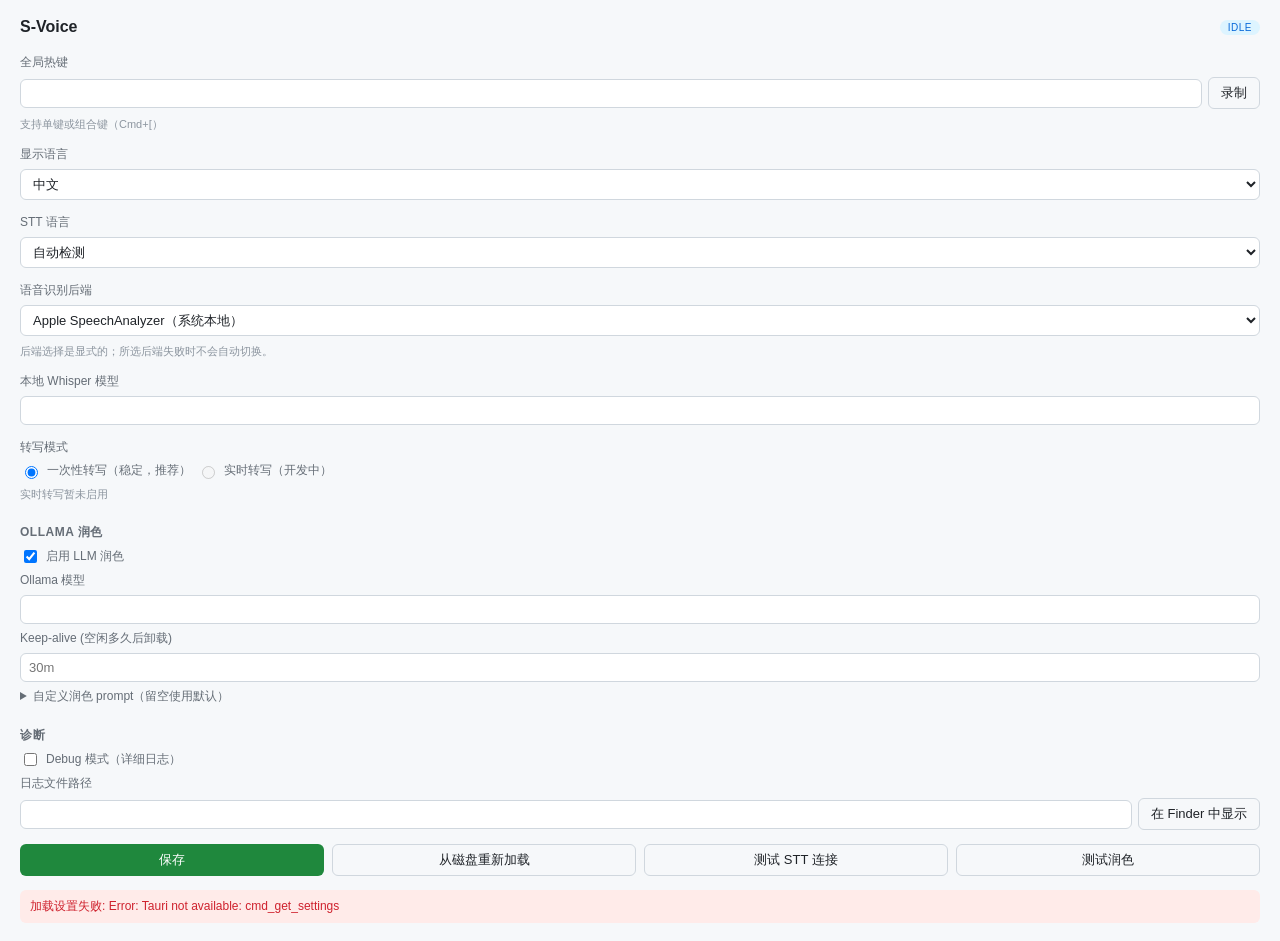
<file: ui/index.html>
<!DOCTYPE html>
<html lang="zh-CN">
<head>
  <meta charset="UTF-8">
  <meta name="viewport" content="width=device-width, initial-scale=1.0">
  <title>S-Voice — Settings</title>
  <link rel="stylesheet" href="styles.css">
</head>
<body>
  <div class="container">
    <header>
      <h1>S-Voice</h1>
      <span class="badge" id="state-badge">idle</span>
    </header>

    <section>
      <label id="hotkey-label">全局热键</label>
      <div class="row">
        <input type="text" id="hotkey" readonly>
        <button id="record-hotkey" class="btn-secondary">录制</button>
        <button id="clear-hotkey" class="btn-secondary" hidden>✕</button>
      </div>
      <p class="hint" id="hotkey-hint">支持单键或组合键（Cmd+[）</p>
    </section>

    <section>
      <label id="ui-language-label">显示语言</label>
      <select id="ui-language"><option value="zh">中文</option><option value="en">English</option></select>
    </section>

    <section>
      <label id="stt-language-label">STT 语言</label>
      <select id="language">
        <option id="auto-language" value="auto" selected>自动检测</option>
        <option value="zh">中文 (zh)</option>
        <option value="en">English (en)</option>
        <option value="ja">日本語 (ja)</option>
      </select>
    </section>

    <section>
      <label id="backend-label">语音识别后端</label>
      <select id="stt-backend">
        <option id="apple-option" value="apple_speech" selected>Apple SpeechAnalyzer（系统本地）</option>
        <option id="whisper-option" value="local_whisper">本地 Whisper（离线）</option>
      </select>
      <p class="hint" id="backend-hint">后端选择是显式的；所选后端失败时不会自动切换。</p>
    </section>

    <section>
      <label id="stt-model-label">本地 Whisper 模型</label>
      <input type="text" id="stt-model">
    </section>

    <section>
      <label id="mode-label">转写模式</label>
      <div class="row" id="streaming-mode">
        <label class="checkbox">
          <input type="radio" name="streaming" value="off" id="streaming-off" checked>
          <span id="once-label">一次性转写（稳定，推荐）</span>
        </label>
        <label class="checkbox" id="realtime-label-wrap">
          <input type="radio" name="streaming" value="on" id="streaming-on" disabled>
          <span id="realtime-label">实时转写（开发中）</span>
        </label>
      </div>
      <p class="hint" id="streaming-hint">实时转写暂未启用</p>
    </section>

    <section>
      <h2 id="polish-title">Ollama 润色</h2>
      <div class="row">
        <label class="checkbox">
          <input type="checkbox" id="polish-enabled" checked>
          <span id="polish-label">启用 LLM 润色</span>
        </label>
      </div>
      <label id="ollama-model-label">Ollama 模型</label>
      <input type="text" id="ollama-model">
      <label id="keepalive-label">Keep-alive (空闲多久后卸载)</label>
      <input type="text" id="ollama-keepalive" placeholder="30m">
      <details>
        <summary id="prompt-summary">自定义润色 prompt（留空使用默认）</summary>
        <textarea id="polish-prompt" rows="6"></textarea>
      </details>
    </section>

    <section>
      <h2 id="diagnostic-title">诊断</h2>
      <div class="row">
        <label class="checkbox">
          <input type="checkbox" id="debug">
          <span id="debug-label">Debug 模式（详细日志）</span>
        </label>
      </div>
      <label id="log-label">日志文件路径</label>
      <div class="row">
        <input type="text" id="log-path" readonly>
        <button id="open-log-dir" class="btn-secondary">在 Finder 中显示</button>
      </div>
    </section>

    <section class="actions">
      <button id="save" class="btn-primary">保存</button>
      <button id="reload" class="btn-secondary">从磁盘重新加载</button>
      <button id="test-stt" class="btn-secondary">测试 STT 连接</button>
      <button id="test-polish" class="btn-secondary">测试润色</button>
    </section>

    <section id="status" class="status" hidden></section>
  </div>

  <script src="tauri.js"></script>
  <script src="app.js"></script>
</body>
</html>
</file>
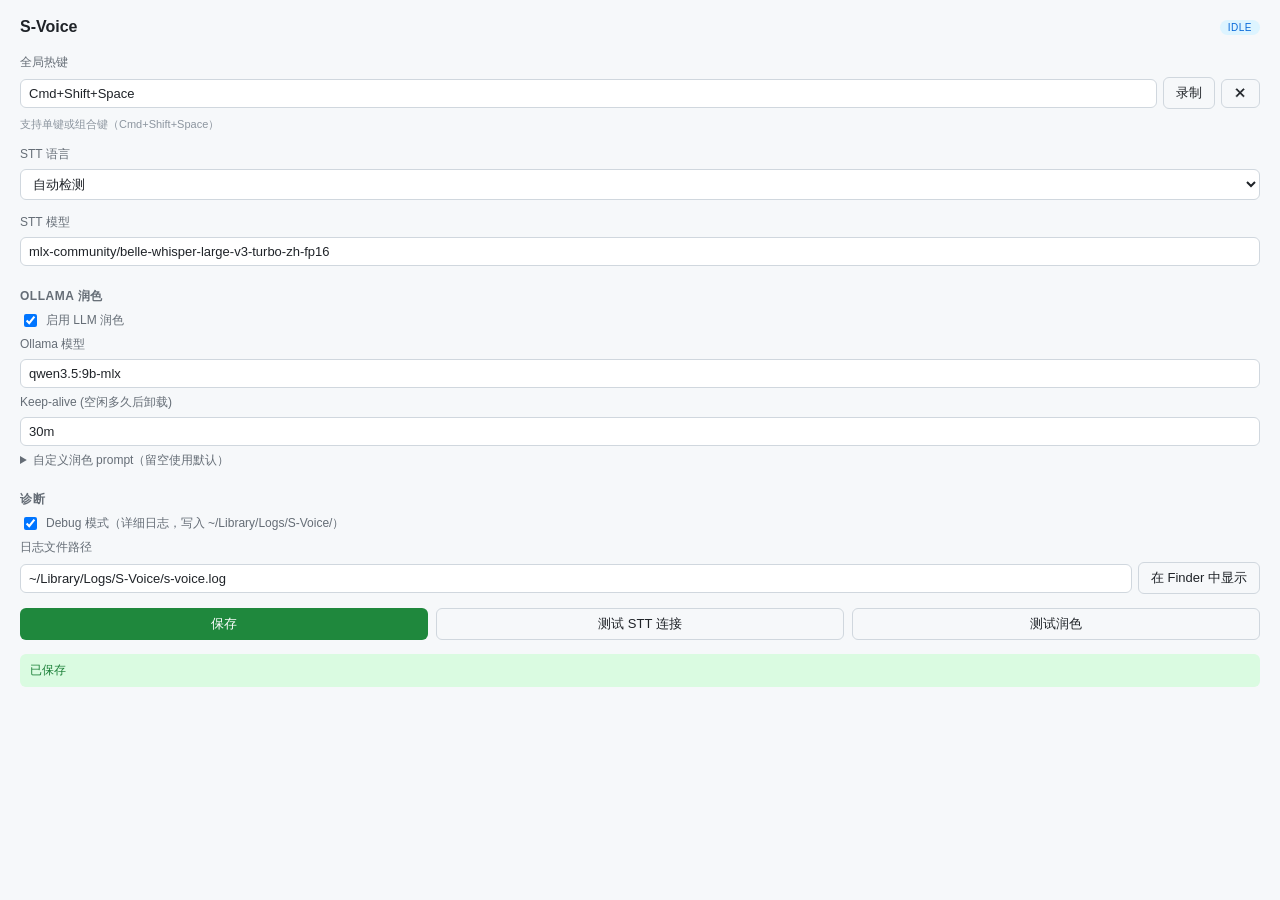
<file: mockups/settings-mock.html>
<!DOCTYPE html>
<html lang="zh-CN">
<head>
  <meta charset="UTF-8">
  <meta name="viewport" content="width=device-width, initial-scale=1.0">
  <title>S-Voice — Settings (Mockup)</title>
  <link rel="stylesheet" href="../ui/styles.css">
</head>
<body>
  <div class="container">
    <header>
      <h1>S-Voice</h1>
      <span class="badge" id="state-badge">idle</span>
    </header>

    <section>
      <label>全局热键</label>
      <div class="row">
        <input type="text" id="hotkey" value="Cmd+Shift+Space" readonly>
        <button id="record-hotkey" class="btn-secondary">录制</button>
        <button id="clear-hotkey" class="btn-secondary">✕</button>
      </div>
      <p class="hint">支持单键或组合键（Cmd+Shift+Space）</p>
    </section>

    <section>
      <label>STT 语言</label>
      <select id="language">
        <option value="auto" selected>自动检测</option>
        <option value="zh">中文 (zh)</option>
        <option value="en">English (en)</option>
        <option value="ja">日本語 (ja)</option>
      </select>
    </section>

    <section>
      <label>STT 模型</label>
      <input type="text" id="stt-model" value="mlx-community/belle-whisper-large-v3-turbo-zh-fp16">
    </section>

    <section>
      <h2>Ollama 润色</h2>
      <div class="row">
        <label class="checkbox">
          <input type="checkbox" id="polish-enabled" checked>
          <span>启用 LLM 润色</span>
        </label>
      </div>
      <label>Ollama 模型</label>
      <input type="text" id="ollama-model" value="qwen3.5:9b-mlx">
      <label>Keep-alive (空闲多久后卸载)</label>
      <input type="text" id="ollama-keepalive" value="30m">
      <details>
        <summary>自定义润色 prompt（留空使用默认）</summary>
        <textarea id="polish-prompt" rows="6"></textarea>
      </details>
    </section>

    <section>
      <h2>诊断</h2>
      <div class="row">
        <label class="checkbox">
          <input type="checkbox" id="debug" checked>
          <span>Debug 模式（详细日志，写入 ~/Library/Logs/S-Voice/）</span>
        </label>
      </div>
      <label>日志文件路径</label>
      <div class="row">
        <input type="text" id="log-path" value="~/Library/Logs/S-Voice/s-voice.log" readonly>
        <button id="open-log-dir" class="btn-secondary">在 Finder 中显示</button>
      </div>
    </section>

    <section class="actions">
      <button id="save" class="btn-primary">保存</button>
      <button id="test-stt" class="btn-secondary">测试 STT 连接</button>
      <button id="test-polish" class="btn-secondary">测试润色</button>
    </section>

    <section id="status" class="status success">已保存</section>
  </div>
</body>
</html>
</file>
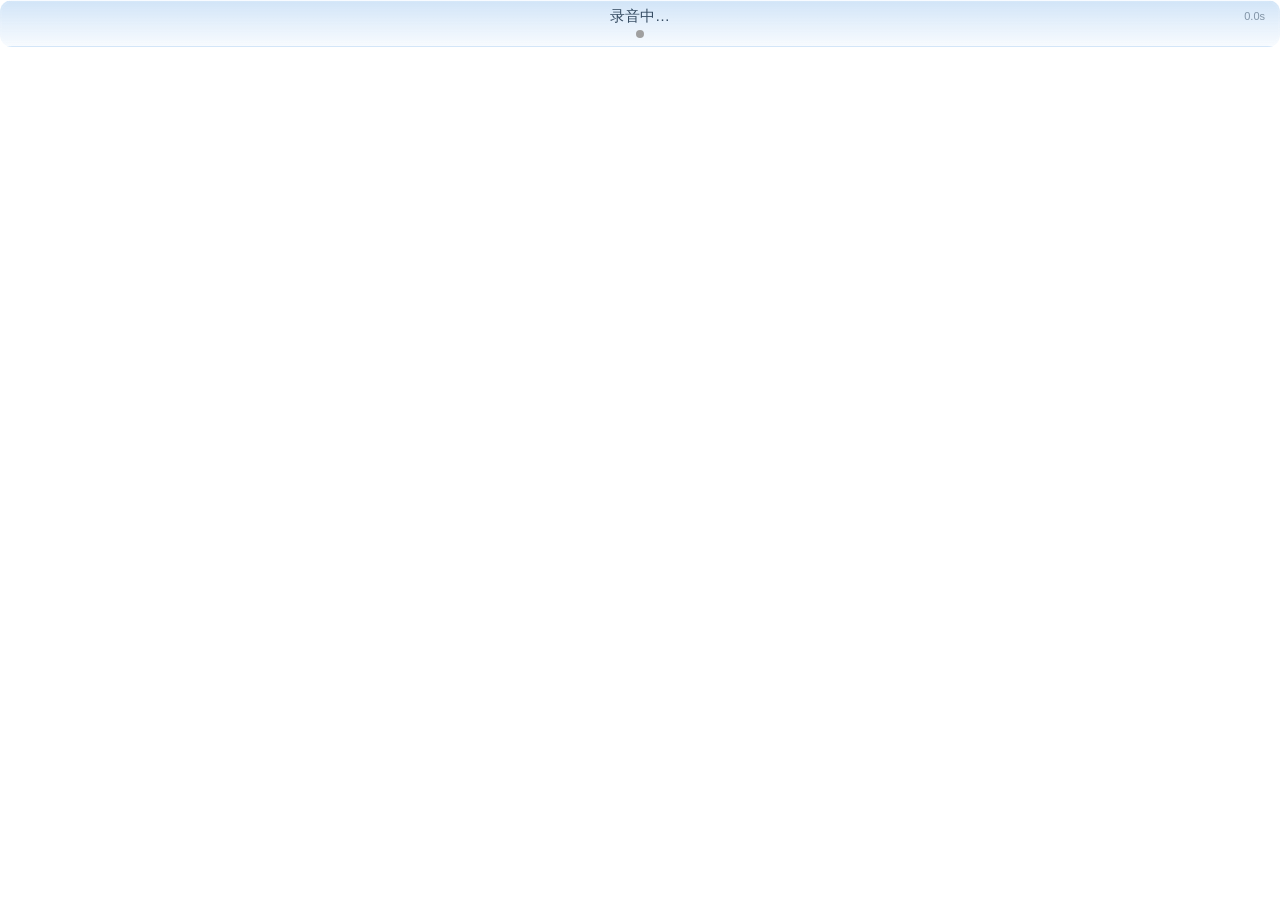
<file: ui/floating.html>
<!DOCTYPE html>
<html lang="zh-CN">
<head>
  <meta charset="UTF-8">
  <meta name="viewport" content="width=device-width, initial-scale=1.0">
  <title>Recording…</title>
  <link rel="stylesheet" href="styles.css">
</head>
<body class="floating-body">
  <div class="floating-panel">
    <div class="floating-row">
      <span class="floating-text" id="rec-state">录音中…</span>
      <span class="floating-text small" id="rec-time">0.0s</span>
    </div>
    <div class="waveform-bar" id="waveform"></div>
  </div>
  <script src="tauri.js"></script>
  <script src="floating.js"></script>
</body>
</html>
</file>
<file: ui/styles.css>
/* --- Settings window --- */
* { box-sizing: border-box; }
body {
  margin: 0;
  font-family: -apple-system, BlinkMacSystemFont, "Segoe UI", "PingFang SC", "Hiragino Sans GB", "Microsoft YaHei", sans-serif;
  font-size: 13px;
  color: #1f2328;
  background: #f6f8fa;
  -webkit-font-smoothing: antialiased;
}
.container {
  padding: 18px 20px;
  display: flex;
  flex-direction: column;
  gap: 14px;
}
header {
  display: flex;
  align-items: center;
  justify-content: space-between;
  margin-bottom: 4px;
}
header h1 {
  font-size: 16px;
  margin: 0;
  font-weight: 600;
}
.badge {
  font-size: 10px;
  padding: 2px 8px;
  border-radius: 10px;
  background: #ddf4ff;
  color: #0969da;
  text-transform: uppercase;
  letter-spacing: 0.5px;
}
.badge.recording { background: #ffebe9; color: #cf222e; }
.badge.processing { background: #fff8c5; color: #9a6700; }
.badge.polishing { background: #ddf4ff; color: #0969da; }
.badge.error { background: #ffebe9; color: #cf222e; }

section { display: flex; flex-direction: column; gap: 6px; }
section h2 {
  font-size: 12px;
  margin: 8px 0 0 0;
  text-transform: uppercase;
  letter-spacing: 0.5px;
  color: #656d76;
  font-weight: 600;
}
label { font-size: 12px; color: #656d76; font-weight: 500; }
input[type="text"], select, textarea {
  font: inherit;
  padding: 6px 8px;
  border: 1px solid #d0d7de;
  border-radius: 6px;
  background: white;
  color: #1f2328;
  outline: none;
  transition: border-color 0.15s;
}
input[type="text"]:focus, select:focus, textarea:focus {
  border-color: #0969da;
  box-shadow: 0 0 0 3px rgba(9,105,218,0.1);
}
textarea { font-family: ui-monospace, SFMono-Regular, Menlo, monospace; font-size: 12px; resize: vertical; }
.row { display: flex; gap: 6px; align-items: center; }
.row input[type="text"] { flex: 1; }
.checkbox { display: flex; align-items: center; gap: 6px; cursor: pointer; }
details summary { cursor: pointer; color: #656d76; font-size: 12px; }
.hint { margin: 2px 0 0 0; font-size: 11px; color: #8c959f; }

.btn-primary, .btn-secondary {
  font: inherit;
  padding: 6px 12px;
  border-radius: 6px;
  border: 1px solid transparent;
  cursor: pointer;
  transition: background 0.15s, border-color 0.15s;
}
.btn-primary {
  background: #1f883d;
  color: white;
  font-weight: 500;
}
.btn-primary:hover { background: #1a7f37; }
.btn-secondary {
  background: #f6f8fa;
  border-color: #d0d7de;
  color: #1f2328;
}
.btn-secondary:hover { background: #f3f4f6; border-color: #afb8c1; }
.btn-secondary.recording { background: #cf222e; color: white; border-color: #cf222e; }

.actions { flex-direction: row; gap: 8px; }
.actions button { flex: 1; }

.status {
  padding: 8px 10px;
  border-radius: 6px;
  font-size: 12px;
}
.status.success { background: #dafbe1; color: #1a7f37; }
.status.error   { background: #ffebe9; color: #cf222e; }
.status.info    { background: #ddf4ff; color: #0969da; }

/* Recording mode: the input is the active element being recorded */
input.recording-hotkey {
  border-color: #cf222e;
  background: #fff5f5;
  color: #cf222e;
  font-weight: 500;
}

/* --- Floating panel --- */
.floating-body {
  background: transparent;
  margin: 0;
  overflow: hidden;
  user-select: none;
  -webkit-user-select: none;
  cursor: default;
  /* Panel is persistent; don't intercept mouse clicks. The window itself
     also has focus: false so it never grabs keyboard focus. */
  pointer-events: none;
}
.floating-panel {
  background: linear-gradient(
    to bottom,
    rgba(160, 200, 240, 0.58) 0%,
    rgba(186, 215, 245, 0.42) 55%,
    rgba(210, 230, 250, 0.22) 100%
  );
  backdrop-filter: blur(30px) saturate(180%);
  -webkit-backdrop-filter: blur(30px) saturate(180%);
  border-radius: 12px;
  padding: 8px 14px;
  color: #0a2540;
  font-family: -apple-system, BlinkMacSystemFont, "Segoe UI", "PingFang SC", sans-serif;
  font-size: 15px;
  display: flex;
  flex-direction: column;
  gap: 6px;
  border: 1px solid rgba(255, 255, 255, 0.05);
  box-shadow: inset 0 0 0 1px rgba(255, 255, 255, 0.08);
  /* Keep the floating HUD at one consistent translucency in every pipeline
     state. State changes are communicated by text and bar colour, not by the
     opacity of the whole surface. */
  opacity: 0.82;
}
.floating-row {
  display: flex;
  align-items: center;
  justify-content: center;
  gap: 8px;
  position: relative;
}
.floating-text { font-weight: 500; text-align: center; line-height: 1; transform: translateY(-1px); color: #0a2540; }
.floating-text.small { color: rgba(10, 37, 64, 0.55); font-size: 11px; position: absolute; right: 0; top: 50%; transform: translateY(calc(-50% - 1px)); }
.dot {
  width: 8px; height: 8px;
  border-radius: 50%;
  background: #8c8c8c;
  display: inline-block;
}
@keyframes pulse {
  0%, 100% { opacity: 1; }
  50% { opacity: 0.3; }
}
@keyframes breathe {
  0%, 100% { transform: scale(1); }
  50%      { transform: scale(0.78); }
}
@keyframes fade {
  0%, 100% { filter: brightness(1); }
  50%      { filter: brightness(0.8); }
}
.waveform-bar {
  height: 8px;
  min-width: 8px;
  width: 0%;
  background: #8c8c8c;
  border-radius: 4px;
  transition: width 60ms linear, background-color 200ms;
  align-self: center;          /* centre within the column-flex panel */
}
.waveform-bar.recording  { background: #30d158; animation: breathe 1.5s ease-in-out infinite; }
.waveform-bar.processing  { background: #ff9f0a; animation: fade 1.5s ease-in-out infinite; }
.waveform-bar.polishing   { background: #0969da; animation: fade 1.5s ease-in-out infinite; }
.waveform-bar.error      { background: #ff3b30; }
</file>
